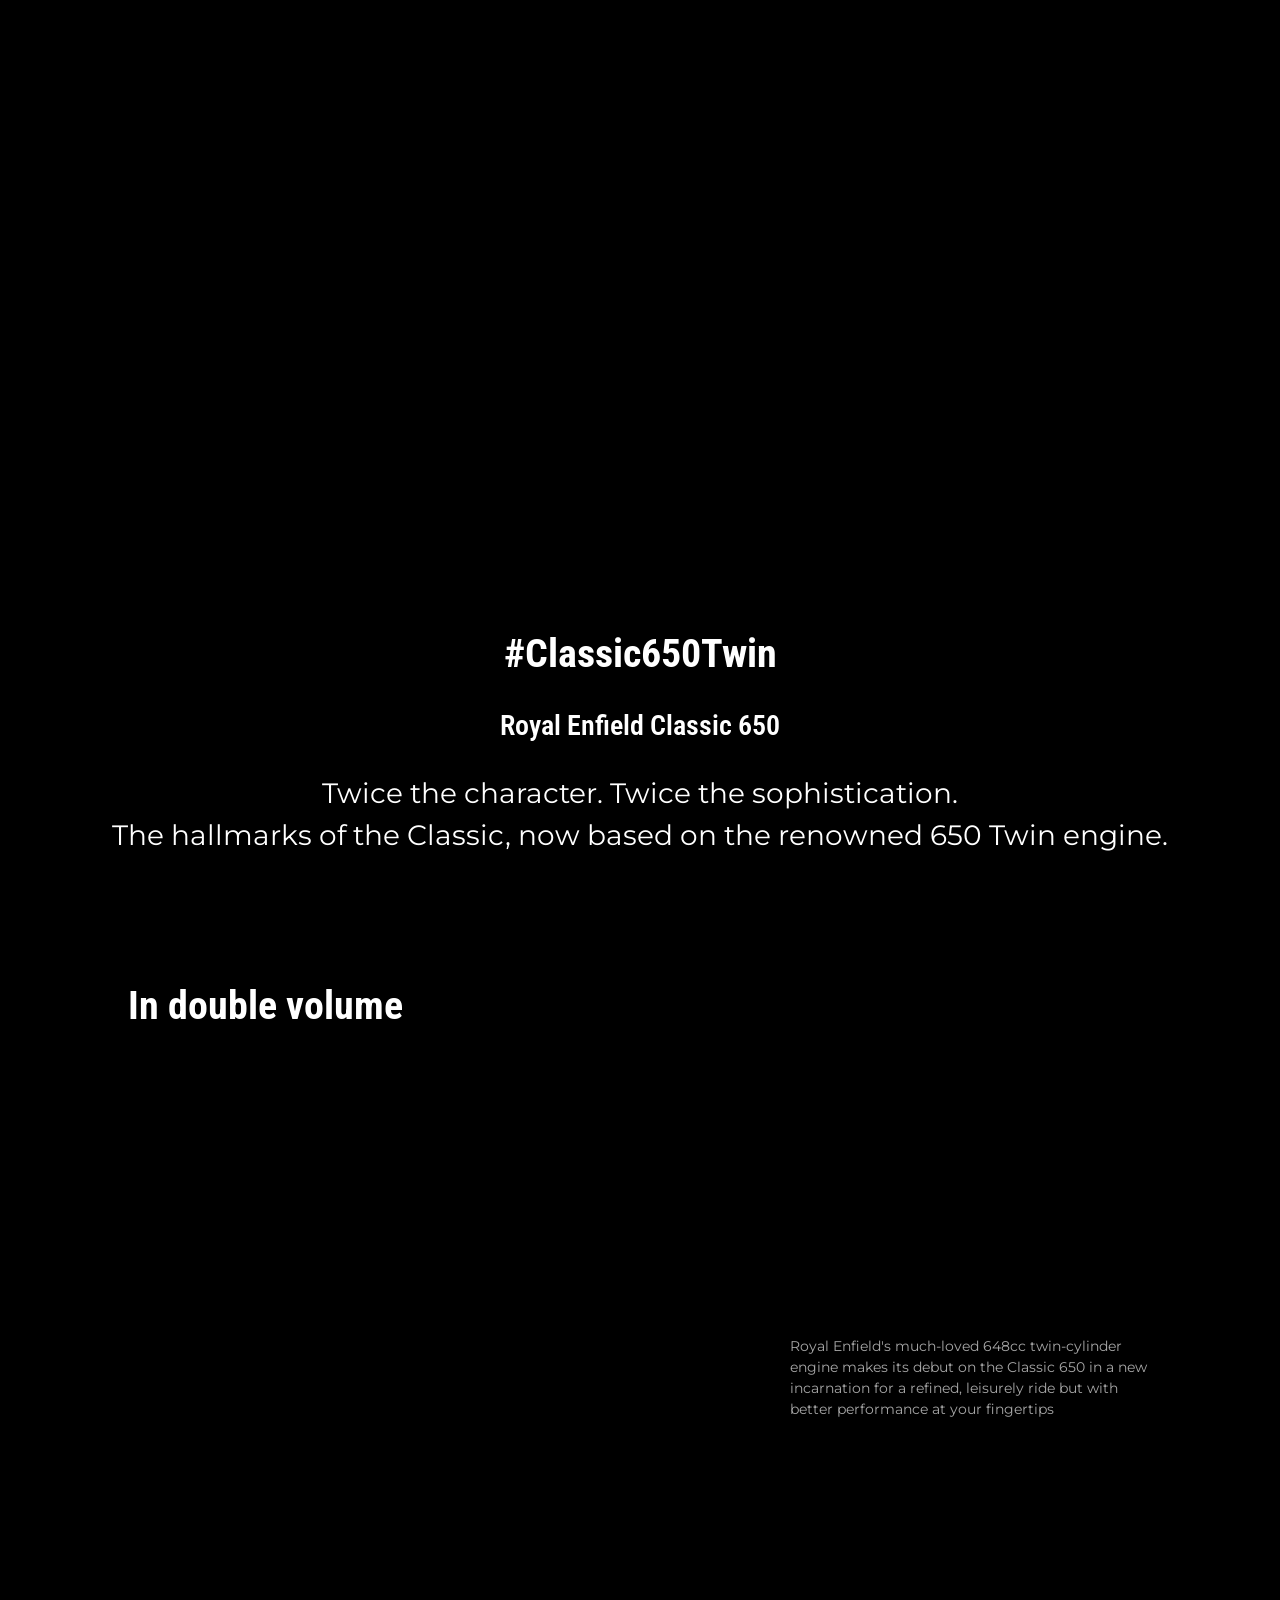
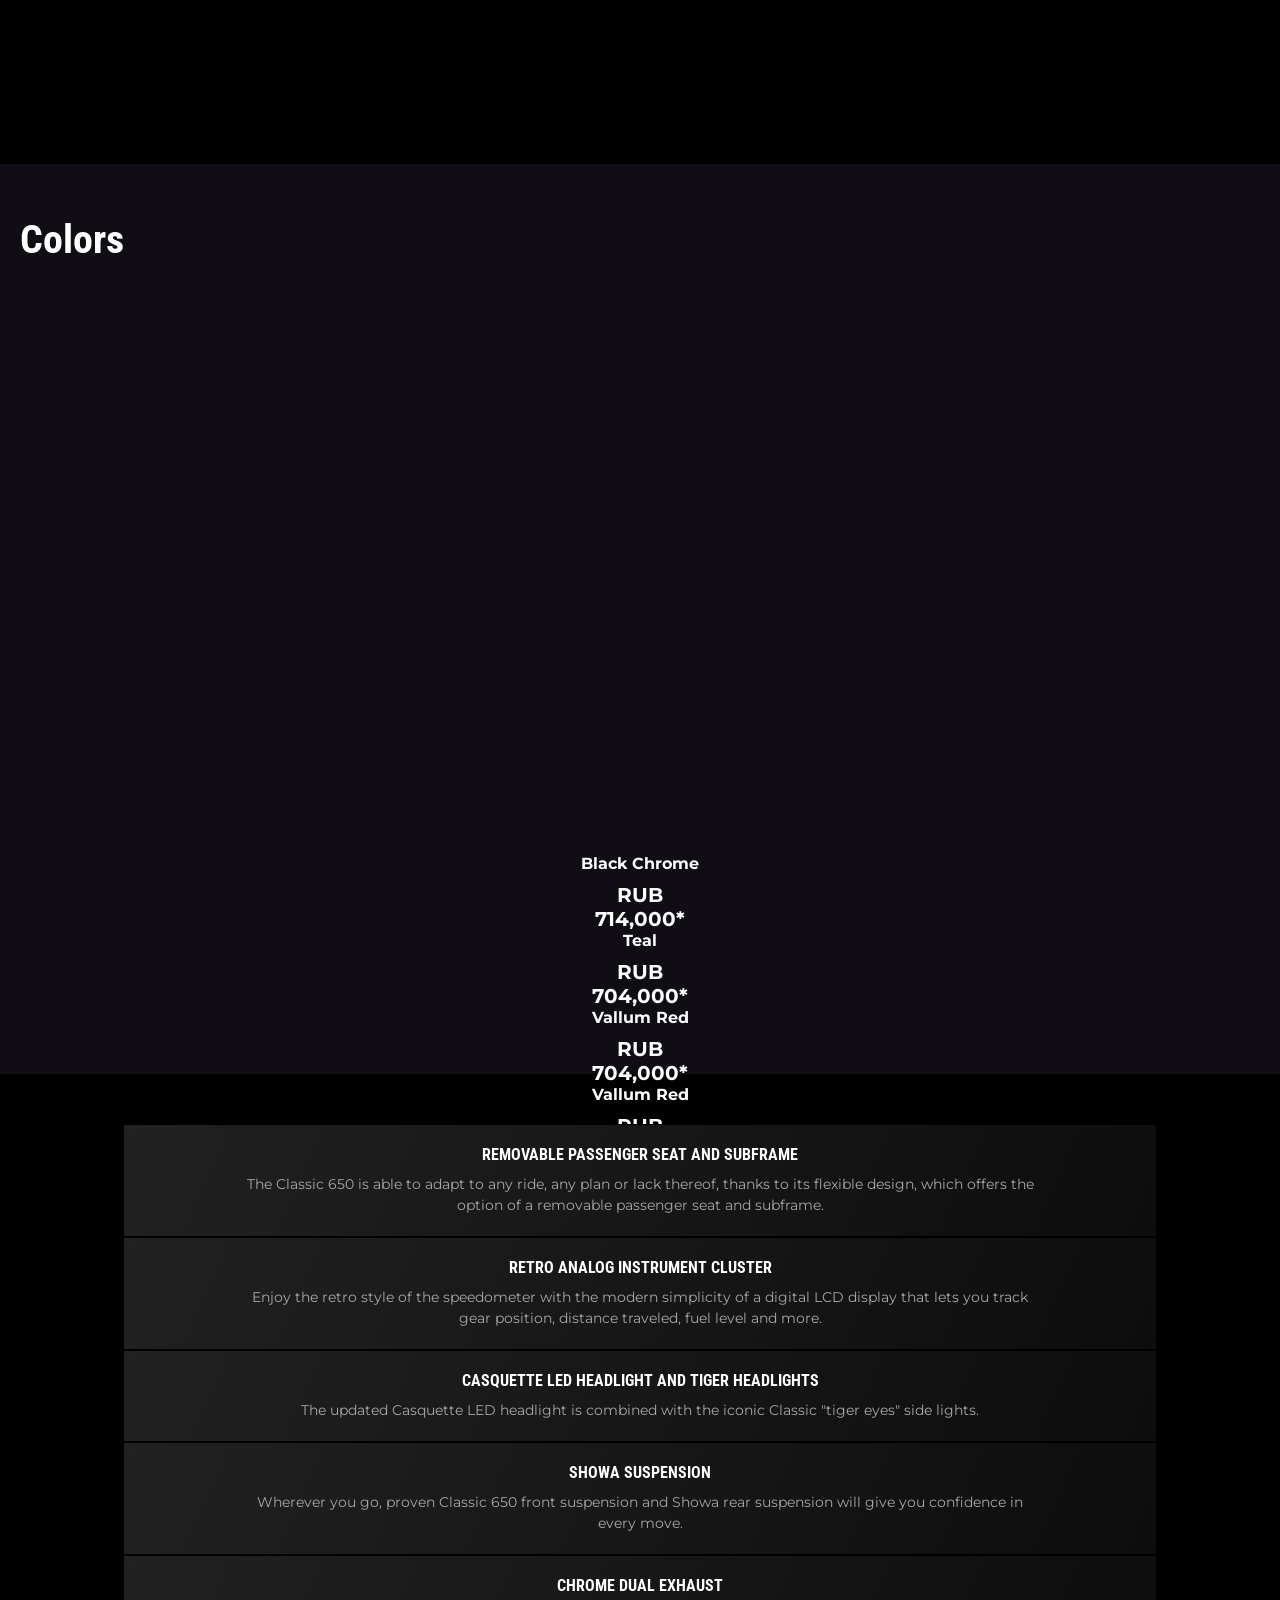
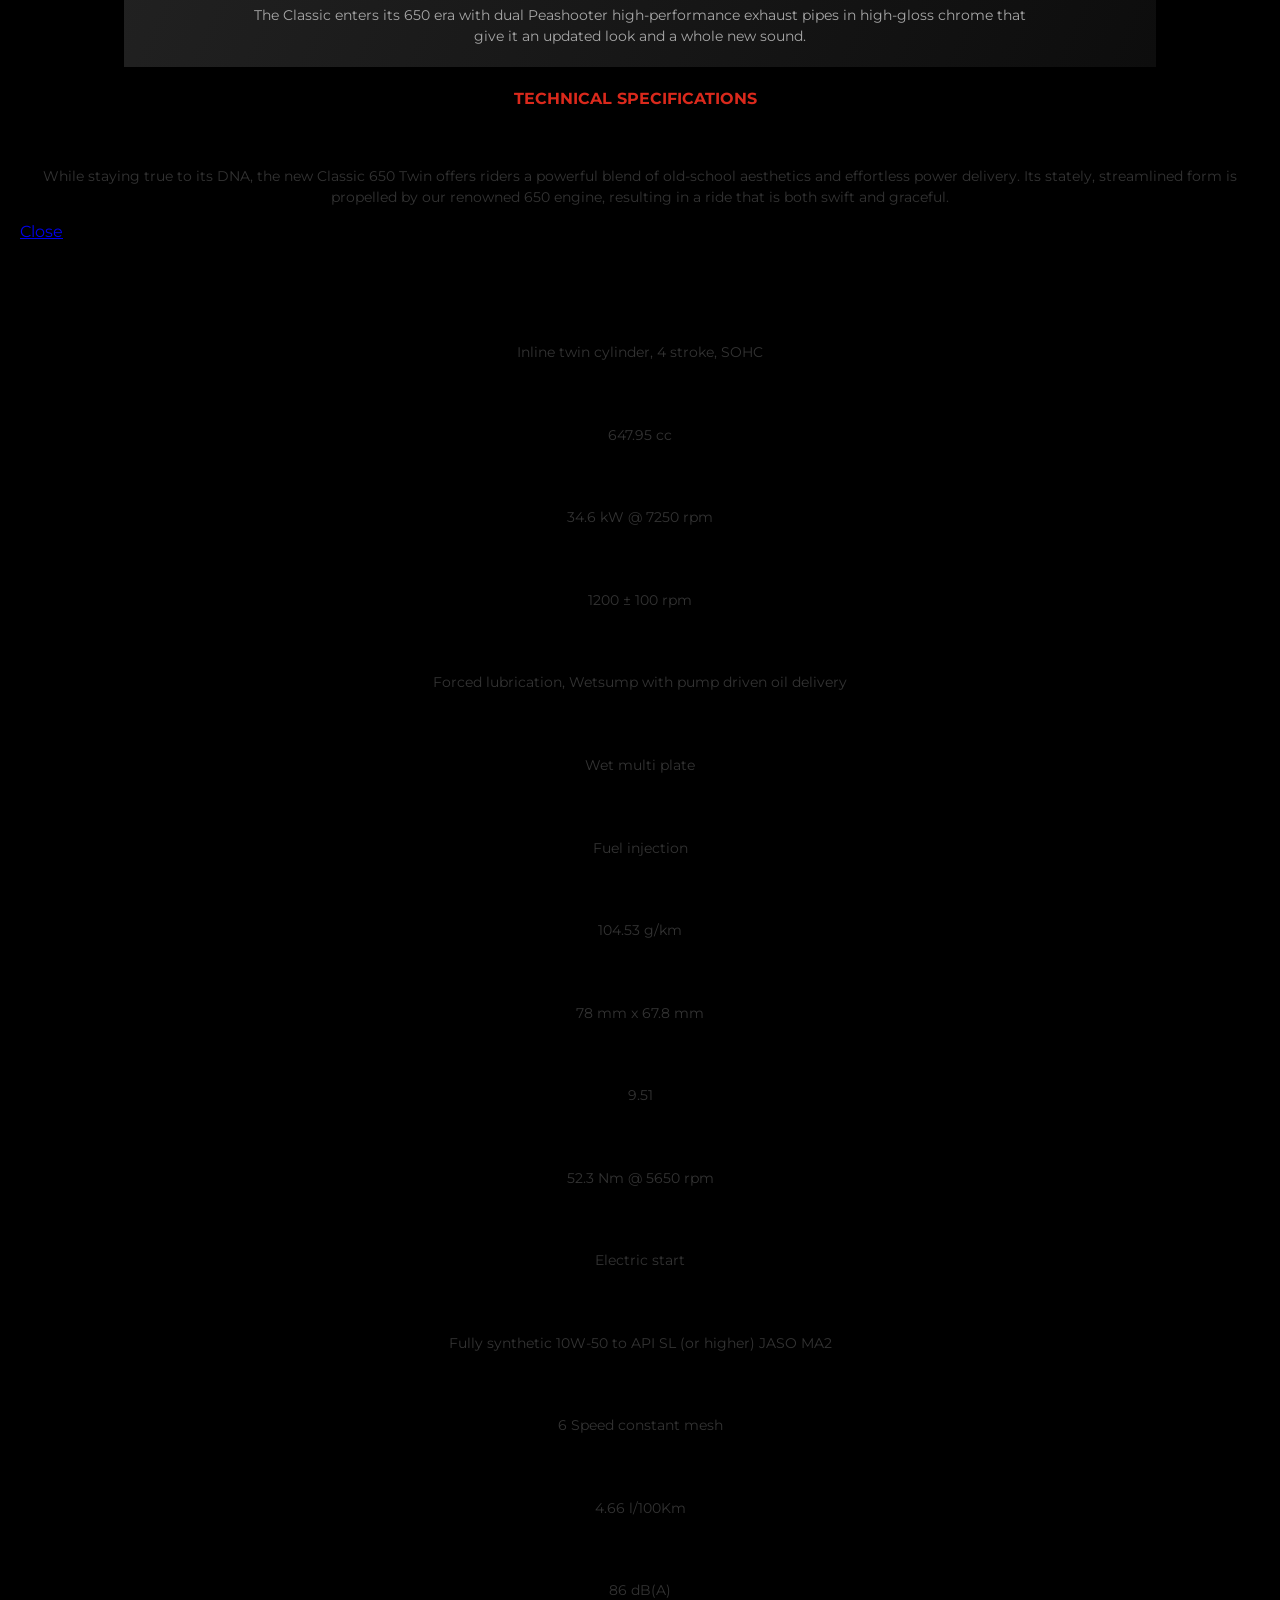
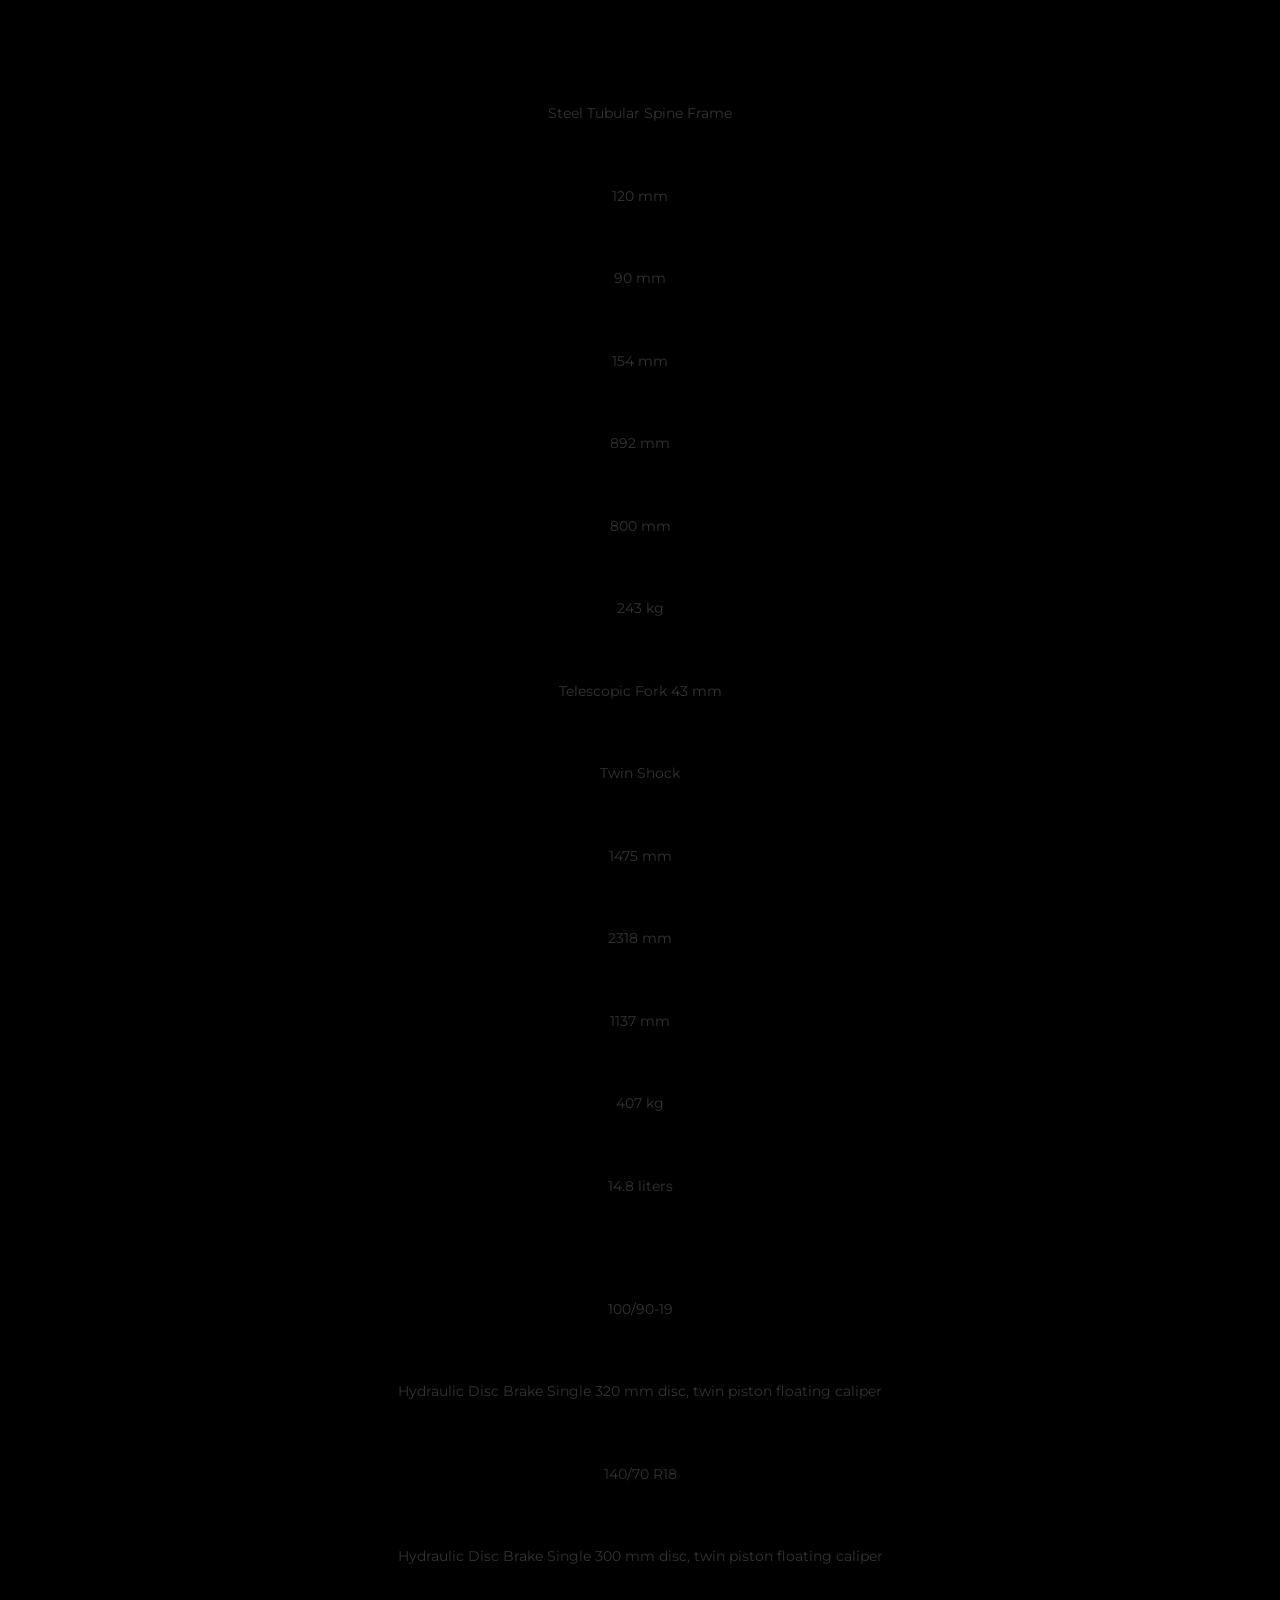
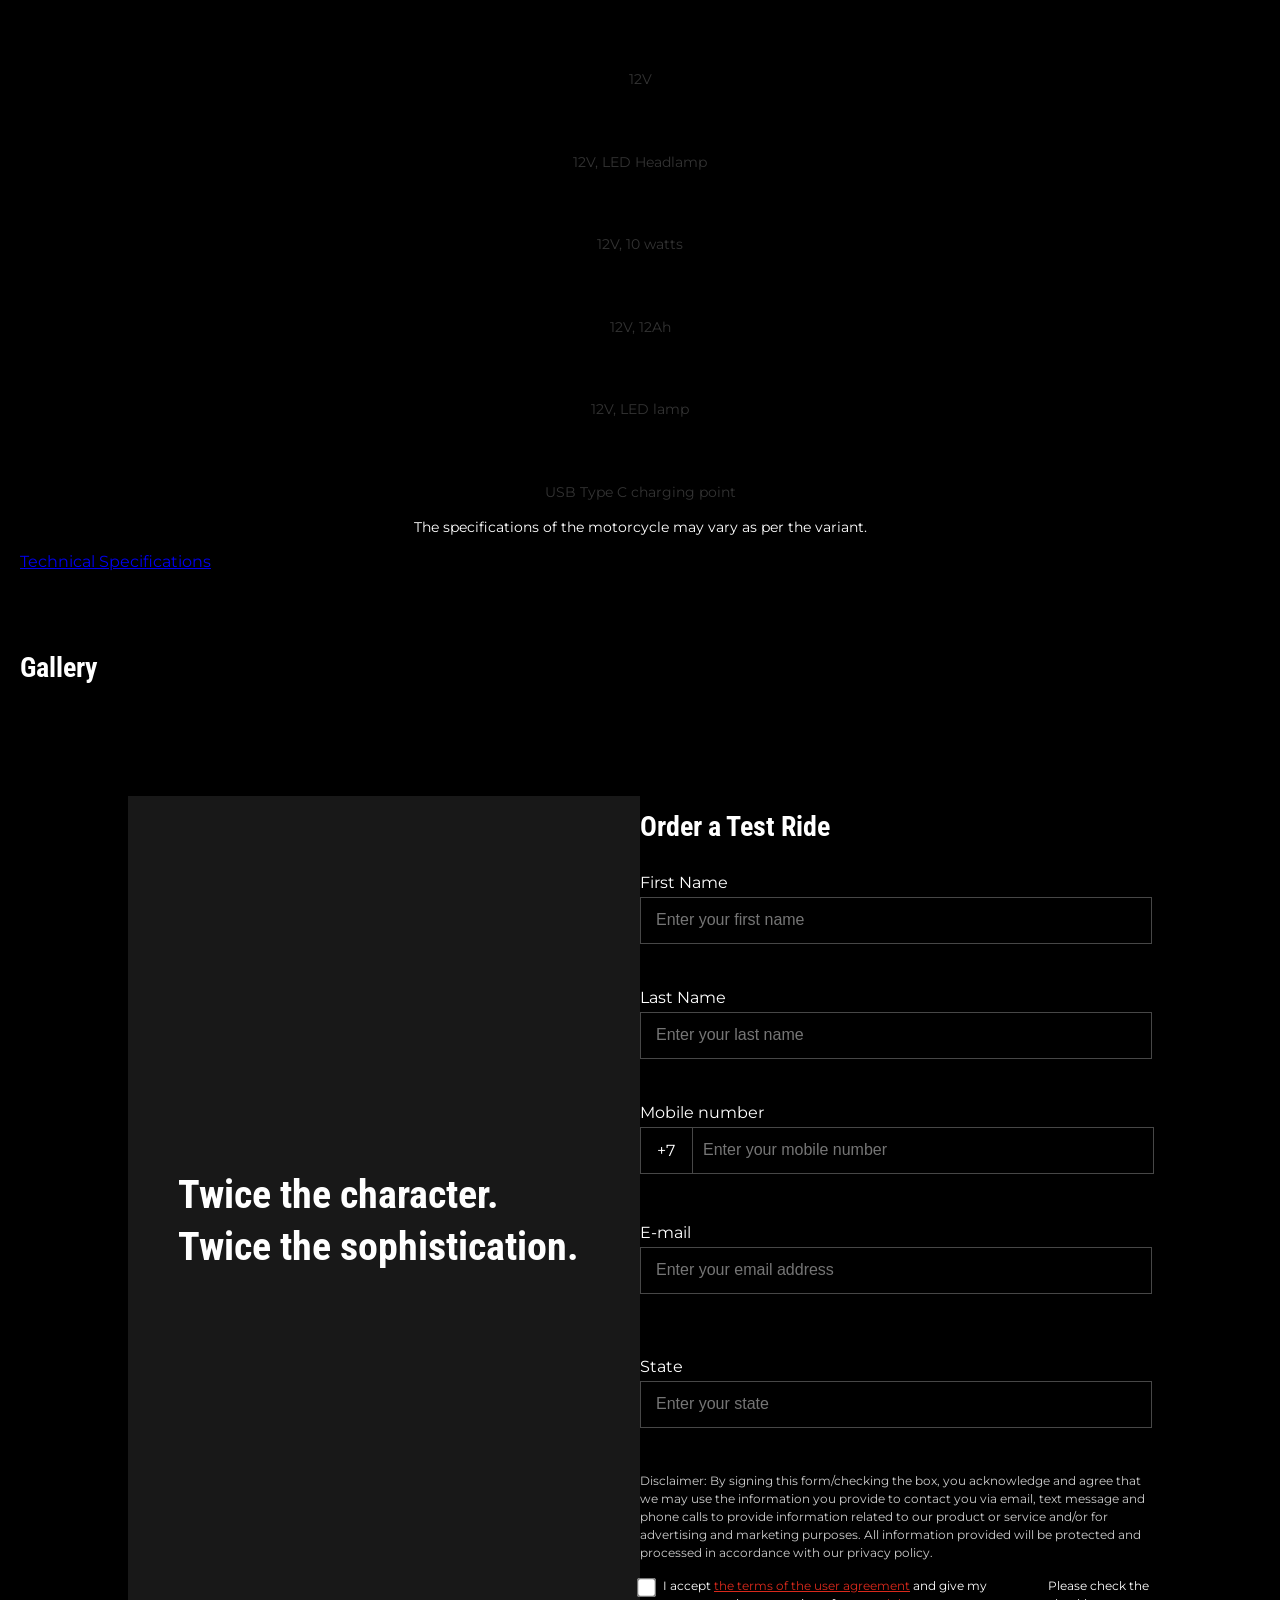
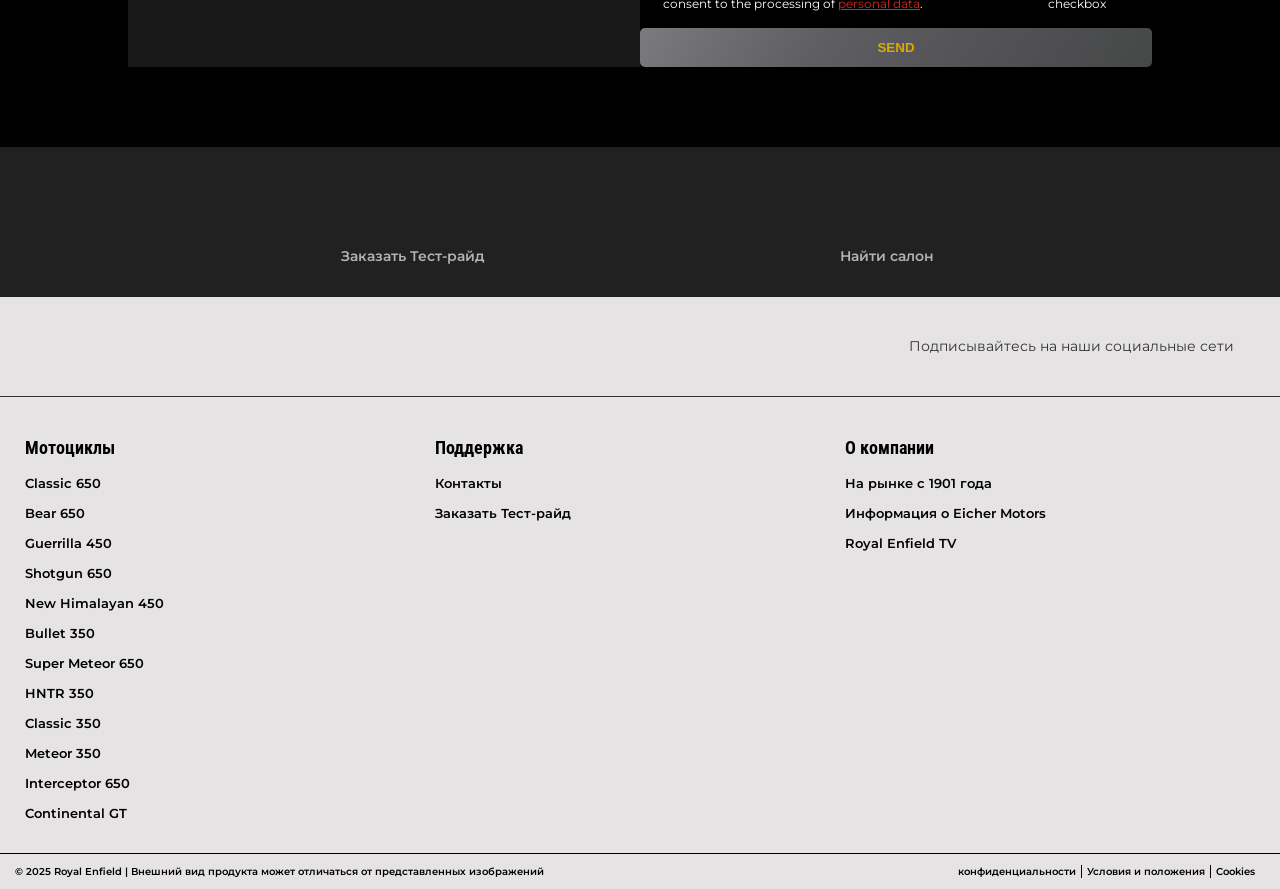
<file: index.html>
<!DOCTYPE html>
<html ⚡>
  <head>
    <meta charset="utf-8" />
    <title>
      Royal Enfield Classic 650 Motorcycle Price, Images &amp; Colors
    </title>
    <link rel="canonical" href="https://example.com/demo.html" />
    <meta
      name="viewport"
      content="width=device-width,minimum-scale=1,initial-scale=1"
    />
    <meta
      name="description"
      content="Royal Enfield Classic 650 motorcycle price . Explore Classic 650 specs, features, colours, images &amp; more. Book a free Test Ride now!"
    />
    <!-- Updated Tags -->
    <meta itemprop="name" />
    <meta itemprop="keywords" />
    <meta
      content="Royal Enfield Classic 650 motorcycle price. Explore Classic 650 specs, features, colours, images &amp; more. Book a free Test Ride now!"
      itemprop="description"
    />
    <meta
      content="/content/dam/royal-enfield/royal-enfield-logo.jpg"
      itemprop="image"
    />
    <meta
      content="Royal Enfield Classic 650 Motorcycle Price, Images &amp; Colors "
      itemprop="title"
    />

    <meta content="summary_large_image" name="twitter:card" />
    <meta content="https://www.royalenfield.com" name="twitter:site" />
    <meta
      content="Royal Enfield Classic 650 Motorcycle Price, Images &amp; Colors "
      name="twitter:title"
    />
    <meta
      content="Royal Enfield Classic 650 motorcycle price . Explore Classic 650 specs, features, colours, images &amp; more. Book a free Test Ride now!"
      name="twitter:seoDescription"
    />
    <meta
      content="https://www.royalenfield.com/content/dam/royal-enfield/royal-enfield-logo.jpg"
      name="twitter:image:src"
    />
    <meta property="og:site_name" />
    <meta content="website" property="og:type" />
    <meta
      content="Royal Enfield Classic 650 Motorcycle Price, Images &amp; Colors "
      property="og:title"
    />
    <meta content="https://www.royalenfield.com" property="og:url" />
    <meta
      content="https://www.royalenfield.com/content/dam/royal-enfield/royal-enfield-logo.jpg"
      property="og:image"
    />
    <meta
      content="Royal Enfield Classic 650 motorcycle price . Explore Classic 650 specs, features, colours, images &amp; more. Book a free Test Ride now!"
      property="og:description"
    />
    <link
      href="/images/favicon.png"
      rel="icon"
      sizes="16x16"
      type="image/png"
    />

    <!-- AMP scripts must be in head -->
    <script async src="https://cdn.ampproject.org/v0.js"></script>
    <script
      async
      custom-element="amp-carousel"
      src="https://cdn.ampproject.org/v0/amp-carousel-0.2.js"
    ></script>
    <script
      async
      custom-element="amp-sidebar"
      src="https://cdn.ampproject.org/v0/amp-sidebar-0.1.js"
    ></script>
    <script
      async
      custom-element="amp-lightbox"
      src="https://cdn.ampproject.org/v0/amp-lightbox-0.1.js"
    ></script>
    <script
      async
      custom-element="amp-form"
      src="https://cdn.ampproject.org/v0/amp-form-0.1.js"
    ></script>

    <link
      href="https://fonts.googleapis.com/css2?family=Roboto+Condensed:wght@300;400;700&display=swap"
      rel="stylesheet"
    />
    <link
      href="https://fonts.googleapis.com/css2?family=Montserrat:wght@100..900&display=swap"
      rel="stylesheet"
    />

    <!-- Rest of your head content remains the same -->
    <style amp-boilerplate>
      body {
        -webkit-animation: -amp-start 8s steps(1, end) 0s 1 normal both;
        -moz-animation: -amp-start 8s steps(1, end) 0s 1 normal both;
        -ms-animation: -amp-start 8s steps(1, end) 0s 1 normal both;
        animation: -amp-start 8s steps(1, end) 0s 1 normal both;
      }
      @-webkit-keyframes -amp-start {
        from {
          visibility: hidden;
        }
        to {
          visibility: visible;
        }
      }
      @-moz-keyframes -amp-start {
        from {
          visibility: hidden;
        }
        to {
          visibility: visible;
        }
      }
      @-ms-keyframes -amp-start {
        from {
          visibility: hidden;
        }
        to {
          visibility: visible;
        }
      }
      @-o-keyframes -amp-start {
        from {
          visibility: hidden;
        }
        to {
          visibility: visible;
        }
      }
      @keyframes -amp-start {
        from {
          visibility: hidden;
        }
        to {
          visibility: visible;
        }
      }
    </style>
    <noscript>
      <style amp-boilerplate>
        body {
          -webkit-animation: none;
          -moz-animation: none;
          -ms-animation: none;
          animation: none;
        }
      </style>
    </noscript>

    <!-- Rest of your head content -->
    <style amp-custom>
      body {
        margin: 0;
        padding: 0;
        font-family: "Montserrat", sans-serif;
      }

      .main-section {
        background-color: #000;
        margin: 0 auto;
      }

      h1,
      h2,
      h3 {
        font-family: "Roboto Condensed", sans-serif;
        margin: 0;
      }

      h1 {
        color: #0066cc;
        text-align: center;
      }

      h2 {
        color: #fff;
        font-size: 40px;
        line-height: 1.3;
      }

      @media (max-width: 768px) {
        h2 {
          font-size: 28px;
          line-height: 1.2;
        }
      }

      @media (min-width: 768px) and (max-width: 991px) {
        h2 {
          font-size: 38px;
          line-height: 1.2;
        }
      }

      p {
        font-size: 16px;
        color: #333;
        text-align: center;
        line-height: 1.5;
      }

      .amp-slider amp-carousel {
        border-radius: 8px;
        overflow: hidden;
        box-shadow: 0 2px 8px rgb(0 0 0 / 0.2);
      }

      .amp-slider .amp-first-image {
        min-width: 100%;
        max-height: 250px;
        display: block;
      }

      .amp-slider .amp-first-image img {
        display: block;
        object-fit: contain;
      }

      .amp-slider .slide-text {
        background: linear-gradient(114deg, rgb(33, 33, 33), rgb(13, 13, 13));
        background-image: linear-gradient(
            90deg,
            rgb(77, 77, 77),
            rgb(22, 22, 22)
          )
          1 / 1 / 0 stretch;
        border-style: solid;
        border-width: 1px;
        padding: 20px;
        position: relative;
        width: 60%;
        margin: auto;
        margin-top: 0px;
      }

      .amp-slider .slide-text p {
        color: #a7a7a7;
        text-align: center;
        max-width: 80%;
        margin: 10px auto 0;
      }

      .amp-slider .slide-text h3 {
        color: #fff;
        text-align: center;
        font-size: 16px;
        text-transform: uppercase;
      }

      @media (max-width: 768px) {
        .amp-slider .slide-text p {
          max-width: 100%;
          text-align: left;
        }

        .amp-slider .slide-text h3 {
          text-align: left;
        }
      }

      .amp-slider .amp-carousel-button {
        top: 0%;
        width: 34px;
        height: 34px;
        border-radius: 100px;
        margin: 0;
        background-color: #3c3c3c;
        border: 1px solid #575757;
      }

      .amp-slider .amp-carousel-button:focus {
        outline: none;
      }

      @media (min-width: 768px) {
        .amp-slider-item {
          display: flex;
          align-items: center;
          flex-direction: column;
          width: 100%;
          gap: 0 20px;
          height: auto;
        }

        p {
          font-size: 14px;
        }
        .amp-slider {
          padding: 50px 20px;
        }

        .amp-slider amp-carousel {
          max-height: 430px;
        }

        .amp-slider .slide-text {
          width: 80%;
          margin: 0 auto;
        }
      }

      @media (min-width: 1367px) {
        .amp-slider {
          padding: 30px 10%;
        }
      }

      header {
        background: #000;
        color: #fff;
        display: flex;
        align-items: center;
        justify-content: flex-end;
        position: fixed;
        top: 0;
        left: 0;
        right: 0;
        width: 100%;
        z-index: 9;
        margin: 0 auto;
        height: 73px;
      }

      @media (max-width: 768px) {
        header {
          height: 50px;
        }
        .amp-slider {
          padding: 30px 20px 0;
        }
        .amp-slider .amp-first-image {
          width: 100%;
          height: 250px;
        }

        .amp-slider .amp-first-image img {
          object-fit: contain;
        }

        .amp-slider .amp-carousel-button {
          margin-top: 300px;
          margin-inline: 0px;
        }

        .amp-slider amp-carousel {
          height: 580px;
          margin-bottom: 30px;
        }

        .amp-slider .slide-text {
          height: 100%;
        }
      }

      .logo {
        display: block;
        width: 100%;
        max-width: 100px;
        height: auto;
      }

      .logo amp-img {
        width: 100%;
        max-width: 250px;
        height: auto;
        display: block;
      }

      @media (max-width: 768px) {
        .logo amp-img {
          width: 100%;
          max-width: 150px;
          height: auto;
          display: block;
        }
      }

      .logo img {
        height: auto;
        min-height: auto;
        width: 100%;
        max-width: 200px;
        min-width: 200px;
      }

      @media (max-width: 768px) {
        .logo img {
          height: auto;
          min-height: auto;
          width: 100%;
          max-width: 100px;
          min-width: 100px;
        }
      }

      .fixed-nav {
        position: fixed;
        bottom: 6rem;
        left: 0;
        right: 0;
      }

      .fixed-nav a {
        display: block;
        border: 1px solid #fff;
        color: #fff;
        background-color: #000;
        text-align: center;
      }

      .fixed-nav a:last-child {
        background-color: #da291c;
        border-color: #da291c;
      }

      .amp-sidebar-mask {
        background-color: transparent;
      }

      .banner-wrapper {
        height: 100vh;
        position: relative;
        width: 100%;
        overflow: hidden;
      }

      .banner-image amp-img {
        object-fit: cover;
      }

      .banner-image {
        position: absolute;
        top: 0;
        left: 0;
        width: 100%;
        height: 100%;
      }

      .gradient-overlay {
        position: absolute;
        top: 0;
        left: 0;
        width: 100%;
        height: 100%;
        background: linear-gradient(0deg, #000 15%, transparent);
        z-index: 1;
      }

      .overlay-text {
        position: absolute;
        bottom: 0;
        left: 0;
        right: 0;
        color: #fff;
        font-size: 2rem;
        margin: 0 auto;
        text-align: center;
        padding: 1rem 3rem;
        z-index: 2;
      }

      .overlay-text h1 {
        font-size: 40px;
        line-height: 48px;
        margin: 0;
        padding-bottom: 30px;
        width: 100%;
        color: #fff;
      }

      .overlay-text h2 {
        font-size: 28px;
        font-weight: 600;
      }

      .overlay-text p {
        font-size: 28px;
        font-weight: 400;
        color: #fff;
      }

      @media (max-width: 768px) {
        .overlay-text p {
          font-size: 14px;
        }
        .overlay-text h1 {
          padding-bottom: 20px;
        }
      }

      .amp-engine {
        color: #fff;
        padding: 80px 10%;
        position: relative;
      }

      .amp-engine h2 {
        margin-bottom: 40px;
      }

      .engine-image {
        display: flex;
        align-items: center;
        gap: 50px;
      }

      .amp-engine p {
        color: #a6a6a6;
        text-align: left;
      }

      .amp-engine-img {
        max-width: 100%;
        min-width: 612px;
        height: 612px;
        margin: auto;
        position: relative;
      }
      .amp-engine-img img {
        width: 100%;
        height: 100%;
      }

      @media (max-width: 768px) {
        .engine-image {
          flex-direction: column;
        }

        .amp-engine-img {
          max-width: 100%;
          min-width: 300px;
          height: 300px;
          margin: auto;
          position: relative;
        }
        .amp-engine-img img {
          width: 300px;
          height: 300px;
        }

        .amp-engine p {
          padding: 0;
        }
      }

      footer {
        background-color: #e5e3e3;
        padding: 25px 0 0;
      }

      .footer-bottom {
        border-top: 1px solid #000;
        display: flex;
        align-items: center;
        justify-content: space-between;
        padding: 0 15px;
      }

      @media (max-width: 768px) {
        footer {
          flex-wrap: wrap;
          padding: 25px;
        }

        footer .footer-links {
          width: 100%;
        }
      }

      footer .footer-cols {
        display: grid;
        grid-template-columns: 1fr 1fr 1fr;
        justify-content: space-between;
        padding: 0 25px;
      }

      @media (max-width: 768px) {
        footer .footer-cols {
          grid-template-columns: 1fr;
          margin-bottom: 25px;
          padding: 0;
        }

        .footer-bottom {
          flex-direction: column;
          border: none;
          padding: 0;
          align-items: flex-start;
        }
      }

      footer h3 {
        font-size: 18px;
        margin: 0 0 10px;
      }

      footer .footer-links {
        margin-bottom: 25px;
      }

      footer .footer-links:last-child {
        margin-bottom: 0;
      }

      footer ul {
        list-style: none;
        padding: 0;
        margin: 0;
      }

      footer ul li {
        list-style-type: none;
      }

      footer ul li a {
        text-decoration: none;
        color: #000;
        font-size: 13px;
        font-weight: 400;
        font-weight: 600;
        padding: 7px 0;
        display: block;
      }

      footer ul li a:hover {
        color: #da291c;
      }

      .gallery-title {
        font-size: 28px;
        color: #fff;
        margin: 0 0 20px 0;
      }

      .gallery-main {
        padding: 80px 10%;
      }

      .gallery {
        display: grid;
        grid-template-columns: 1fr 1fr;
        gap: 16px;
      }

      .gallery .grid-image:nth-child(1) {
        grid-column: 1/3;
      }

      .gallery img {
        width: 100%;
      }

      .gallery.row {
        display: flex;
      }

      @media (max-width: 1366px) {
        .gallery-main {
          padding: 30px 20px;
        }

        .gallery.row {
          gap: 15px;
          margin-bottom: 8px;
        }
      }

      @media (min-width: 1367px) {
        .gallery {
          display: grid;
          grid-template-columns: repeat(4, 1fr);
          grid-template-rows: repeat(2, 300px);
        }
        .gallery .grid-image:nth-child(1) {
          grid-column: span 2;
          grid-row: span 1;
        }

        .gallery .grid-image:nth-child(2) {
          grid-column: 1;
          grid-row: 2;
        }

        .gallery .grid-image:nth-child(3) {
          grid-column: 2;
          grid-row: 2;
        }

        .gallery .grid-image:nth-child(4) {
          grid-column: 3;
          grid-row: 1/3;
        }

        .gallery .grid-image:nth-child(5) {
          grid-column: 4;
          grid-row: 1/3;
        }

        .gallery img {
          width: 100%;
          object-fit: cover;
          display: block;
        }
      }

      .gallery.row amp-img {
        width: 100%;
        flex: 1;
      }

      @media (min-width: 767px) {
        .gallery img {
          height: auto;
          margin: 8px;
        }

        .row-2,
        .row-3 {
          display: flex;
        }

        .secondary-footer a p {
          font-size: 16px;
        }
      }

      .secondary-footer {
        background: #212121;
        display: flex;
        gap: 20px;
        justify-content: space-evenly;
        padding: 20px;
        font-size: 16px;
      }

      .secondary-footer a {
        align-items: center;
        background: transparent;
        color: white;
        padding: 10px;
        text-decoration: none;
        font-weight: 600;
      }
      .secondary-footer a p {
        color: #b4b2b2;
        margin: 0;
        font-size: 14px;
      }

      .secondary-footer a .arrow-link amp-img img {
        filter: contrast(0) brightness(100%);
      }
      .secondary-footer a:hover p {
        color: #da291c;
      }

      .secondary-footer a:hover .arrow-link amp-img img {
        filter: none;
      }

      @media (min-width: 1367px) {
        .secondary-footer a .secondary-footer-icon amp-img {
          min-width: 70px;
          width: 70px;
          height: 69px;
        }
      }

      .secondary-footer a .secondary-footer-icon amp-img {
        margin: auto;
        object-fit: contain;
        width: 70px;
        height: 59px;
      }

      .secondary-footer a:last-child span amp-img {
        max-width: 60px;
      }

      .copyright {
        text-align: left;
        font-size: 10px;
        font-weight: 600;
        color: #000;
      }

      .foot-nav {
        display: flex;
      }

      .foot-nav a {
        font-size: 10px;
        text-decoration: none;
        color: #000;
        border-right: 1px solid #000;
        padding-right: 5px;
        margin-right: 5px;
        font-weight: 600;
      }

      .foot-nav a:last-child {
        border-right: none;
      }

      @media (max-width: 768px) {
        .secondary-footer a span amp-img {
          margin: auto;
          object-fit: contain;
          min-width: 60px;
          height: 70px;
          scale: 0.8;
        }

        .secondary-footer a {
          background: #f2f2f2;
          width: 50%;
        }

        .secondary-footer a p {
          color: #000;
        }
        .secondary-footer {
          background-color: white;
        }
        .foot-nav a {
          font-size: 8px;
        }
        .social {
          text-align: center;
          width: 100%;
          margin-bottom: 25px;
        }
      }

      .social {
        display: flex;
        align-items: center;
        justify-content: flex-end;
        border-bottom: 1px solid #333;
        margin-bottom: 40px;
        padding-bottom: 25px;
      }

      @media (min-width: 1366px) {
        .social {
          padding-right: 30px;
        }
      }

      @media (max-width: 768px) {
        .social {
          display: block;
          border-bottom: none;
          padding-bottom: 0;
        }
      }

      @media (max-width: 768px) {
        .social p {
          font-weight: 600;
          font-size: 12px;
          margin-bottom: 20px;
        }
      }

      .social p {
        margin-right: 10px;
      }

      .social .social-icons {
        display: flex;
        justify-self: center;
        gap: 10px;
        transition: all 0.3s ease-in-out;
      }

      .social .social-icons:hover {
        scale: 1.2;
      }

      .social .social-icons a {
        display: flex;
        align-items: center;
        width: 100%;
      }

      .social .social-icons amp-img {
        margin: 0 3px;
        width: 100%;
        min-width: 30px;
        height: auto;
      }

      .social .social-icons amp-img img {
        width: 100%;
        height: auto;
      }

      .color-carousel-title {
        font-size: 28px;
        color: #fff;
        padding: 50px 20px 0;
        margin-bottom: 0;
        margin-top: 0;
      }

      .color-carousel-desktop {
        display: flex;
        justify-content: space-between;
        align-items: center;
        position: relative;
        width: 100%;
      }

      .carousel-desktop-slide {
        height: 600px;
        width: 100%;
      }

      .carousel-desktop-thumb {
        width: 480px;
        margin-top: -20vh;
      }

      .carousel-desktop-thumb [horizontal="true"] {
        margin-top: -20%;
      }

      .carousel-desktop-thumb .thumb-image {
        width: 100%;
      }

      .carousel-desktop-thumb .thumb-button {
        margin: 0 10px;
      }

      .color-carousel-mobile {
        padding: 50px 0px;
        width: 100%;
        display: none;
      }

      @media (max-width: 768px) {
        .color-carousel-desktop {
          display: none;
        }
        .color-carousel-mobile {
          display: flex;
          flex-direction: column;
          padding: 30px 0 0;
        }
      }

      @media (min-width: 768px) {
        .color-carousel-mobile amp-img img {
          width: 100%;
          max-width: 100%;
          max-height: auto;
          object-fit: contain;
        }
      }
      .carousel-main {
        max-width: 400px;
        margin: 0 auto;
      }

      .slide-content {
        display: flex;
        flex-direction: column;
        align-items: center;
        height: 100%;
        justify-content: center;
      }

      .text-head {
        text-align: center;
      }

      @media (max-width: 768px) {
        .text-head {
          margin-top: 30px;
        }
      }

      .model-name {
        margin-top: 0px;
        font-size: 16px;
        font-weight: bold;
        color: #ffffff;
      }

      .model-number {
        margin-top: 10px;
        font-size: 20px;
        font-weight: bold;
        color: #ffffff;
      }

      .price-color {
        font-size: 20px;
        font-weight: bold;
        color: #ffffff;
        display: inline-block;
        padding-top: 20px;
      }

      .thumbs-carousel {
        margin: 1rem auto;
        width: 90%;
        background: transparent;
        position: relative;
      }

      .thumbs-carousel [horizontal="true"] {
        width: 78%;
        margin: 0 auto;
        margin-top: -100%;
      }

      .thumb-button {
        border: none;
        background: transparent;
        cursor: pointer;
        margin-inline-start: 0;
      }

      .thumb-button:focus {
        outline: 2px solid #007bff;
      }

      .thumb-button amp-img {
        border: none;
        max-width: 100%;
        height: 100%;
      }

      .thumb-button:hover amp-img {
        border-color: #007bff;
      }

      .thumbs-carousel .amp-carousel-button {
        border: 1px solid #575757;
        border-radius: 4px;
        width: 32px;
        height: 32px;
        margin: 0px;
        top: 6px;
      }

      .thumbs-carousel .amp-carousel-button:after {
        color: white;
        font-size: 20px;
      }

      .thumb-button:focus,
      .thumb-button:active {
        outline: none;
        box-shadow: none;
      }

      .thumbs-carousel .amp-carousel-button {
        border-radius: 4px;
      }

      .thumbs-carousel .amp-carousel-button:focus {
        outline: none;
      }

      .colors-section {
        background: #100e14;
        padding: 50px 10%;
      }

      .colors-section .amp-carousel-button {
        border-radius: 100px;
        margin: 0;
        background-color: #3c3c3c;
        border: 1px solid #575757;
        /* margin-top: -10px; */
      }

      .colors-section .amp-carousel-button:focus {
        outline: none;
      }

      @media (min-width: 1024px) and (max-width: 1366px) {
        .colors-section {
          padding: 50px 20px;
        }

        .color-carousel-desktop {
          flex-direction: column;
        }

        .carousel-desktop-thumb [horizontal="true"] {
          margin-top: 0%;
        }
        .carousel-desktop-thumb {
          width: 70%;
          margin: 0 auto;
        }
      }

      .tech-title {
        color: #da291c;
        text-align: center;
        font-size: 16px;
        cursor: pointer;
      }

      @media (max-width: 350px) {
        .tech-title {
          font-size: 13px;
        }
      }

      .tech-button {
        display: flex;
        align-items: center;
        padding: 0;
        margin: 0 auto;
        background: none;
        border: none;
      }

      .tech-button svg {
        scale: 0.8;
      }

      .no-controls .amp-carousel-button {
        display: none;
      }

      .form-section {
        padding: 30px 10% 80px;
        display: grid;
        grid-template-columns: 1fr 1fr;
      }

      @media (max-width: 768px) {
        .tech-button {
          margin-top: -20px;
        }
        .thumbs-carousel [horizontal="true"] {
          width: 78%;
          margin: 0 auto;
          margin-top: -100%;
        }

        .thumbs-carousel {
          width: 100%;
        }

        .thumb-image {
          width: 70px;
          height: 50px;
          overflow: hidden;
        }

        .colors-section {
          padding: 30px 20px;
        }
        .form-section {
          padding: 30px 0px 50px;
          display: grid;
          grid-template-columns: 1fr;
        }
      }

      @media (min-width: 768px) and (max-width: 991px) {
        .thumbs-carousel {
          width: 70%;
          margin-top: -13%;
        }
        .form-section {
          padding: 30px 20px 50px;
        }
      }

      .form-inside-section {
        background-color: rgb(40, 40, 40);
        padding: 20px 20px 40px;
        display: flex;
        flex-direction: column;
        gap: 15px;
      }

      form {
        display: flex;
        flex-direction: column;
        gap: 15px;
        font-family: "Montserrat", sans-serif;
      }

      input {
        background: transparent;
        border: 1px solid rgb(71, 71, 71);
        color: #fff;
        height: 45px;
        padding: 0 15px;
        margin-bottom: 10px;
        font-size: 16px;
        outline: none;
        box-shadow: none;
      }

      input::placeholder {
        color: #757575;
      }

      .checkbox {
        display: flex;
        align-items: flex-start;
        gap: 10px;
        font-size: 12px;
        line-height: 1.5;
        color: white;
        font-weight: normal;
      }

      .checkbox a {
        color: rgb(218, 41, 28);
      }

      .checkbox input {
        margin: 0;
        position: relative;
        top: 4px;
        transform: scale(1.5);
        accent-color: #ffc107;
        height: auto;
      }

      .submit-btn {
        background: linear-gradient(121deg, #7b7b7e, #5e5e63 35%, #464747);
        border: none;
        color: #daaa00;
        font-weight: bold;
        cursor: pointer;
        padding: 12px;
        border-radius: 5px;
        text-align: center;
      }

      .disclaimer {
        font-size: 12px;
        color: #ccc;
        line-height: 1.5;
      }

      .disclaimer a {
        color: #ffc107;
      }

      .form-head {
        color: white;
        font-size: 28px;
        line-height: 1.5;
      }

      .form-img-section {
        padding: 20px 50px;
        background-color: #181818;
        display: flex;
        align-items: center;
        justify-content: center;
      }

      .form-img-section h2 {
        margin-bottom: 20px;
      }

      .form-title {
        color: white;
        font-size: 28px;
        line-height: 1.5;
        margin: 10px 0;
      }

      .form-item {
        display: flex;
        flex-direction: column;
        position: relative;
      }

      .form-item label {
        color: white;
        margin-bottom: 5px;
      }

      .group-input {
        width: 100%;
        position: relative;
        overflow: hidden;
        border: 1px solid rgb(71, 71, 71);
        display: flex;
        align-items: center;
      }

      .group-input input {
        border: none;
        width: 100%;
        margin-bottom: 0;
        padding-left: 0px;
      }

      .group-input span {
        position: relative;
        color: white;
        top: 0px;
        left: 0px;
        width: 60px;
        text-align: center;
        bottom: 0;
        background-color: transparent;
        display: flex;
        align-items: center;
        justify-content: center;
        border-right: 1px solid rgb(71, 71, 71);
        margin-right: 10px;
        height: 100%;
      }

      .error {
        color: rgb(218, 41, 28);
        font-size: 12px;
        font-weight: 400;
        line-height: 1.5;
        position: absolute;
        bottom: -10px;
      }

      .banner-image-mobile {
        display: none;
        width: 100%;
      }
      .banner-image-desktop {
        display: block;
        width: 100%;
      }

      .mobile-icon {
        display: none;
      }

      .desktop-icon {
        display: block;
      }

      @media (max-width: 768px) {
        .group-input span {
          width: 50px;
        }
        .form-img-section {
          padding: 20px 20px;
        }

        .form-img-section h2 {
          margin-bottom: 20px;
        }

        .banner-image-mobile {
          display: block;
        }
        .banner-image-desktop {
          display: none;
        }
        .mobile-icon {
          display: block;
        }

        .desktop-icon {
          display: none;
        }
      }

      @media (min-width: 991px) {
        .banner-image-mobile {
          display: none;
        }

        .hide-on-desktop {
          display: flex;
        }

        .hide-on-mobile {
          display: none;
        }
      }

      .arrow-link {
        display: flex;
        align-items: center;
        justify-content: center;
        position: relative;
        gap: 0 5px;
        margin-top: 10px;
      }

      .arrow-link amp-img img {
        max-width: 10px;
        max-height: 10px;
      }

      @media (max-width: 768px) {
        .arrow-link amp-img {
          display: none;
        }
      }

      @media (min-width: 768px) and (max-width: 991px) {
        .slide-content {
          scale: 1.8;
          margin-top: -200px;
        }
        .model-name {
          margin-top: -40px;
        }
      }

      .download-pdf {
        background-color: transparent;
        color: white;
        width: fit-content;
        font-weight: bold;
        text-transform: uppercase;
        padding: 0 20px;
        display: flex;
        align-items: center;
        justify-content: center;
        text-decoration: none;
        margin: 0 auto;
        gap: 0 10px;
      }

      .download-section p {
        color: white;
      }

      .color-carousel-desktop [horizontal="true"] {
        -ms-overflow-style: none;
        scrollbar-width: none;
      }

      .color-carousel-desktop [horizontal="true"]::-webkit-scrollbar {
        display: none;
      }

      .slider-controls {
        position: relative;
        display: flex;
        justify-content: center;
        margin-top: 120px;
      }

      .carousel-desktop-text {
        position: absolute;
        height: 80px;
        padding: 0;
        left: 0;
        right: 0;
        bottom: 10vh;
      }
    </style>
  </head>

  <body>
    <div class="main-section">
      <header>
        <a href="https://www.royalenfield.com/ru/ru/home/" class="logo">
          <amp-img
            src="images/logo.avif"
            width="100"
            height="100"
            layout="fill"
            alt="Logo"
          ></amp-img>
        </a>
      </header>

      <section class="banner-wrapper">
        <div class="banner-image-mobile">
          <amp-img
            src="images/banner.avif"
            width="1920"
            height="695"
            layout="fill"
            class="banner-image"
            alt="mobile banner Image"
          ></amp-img>
        </div>
        <div class="banner-image-desktop">
          <amp-img
            src="images/banner-desktop.avif"
            width="1920"
            height="695"
            layout="fill"
            class="banner-image"
            alt="desktop banner Image"
          ></amp-img>
        </div>

        <div class="gradient-overlay"></div>
        <div class="overlay-text">
          <h1>#Classic650Twin</h1>
          <h2>Royal Enfield Classic 650</h2>
          <p>
            Twice the character. Twice the sophistication. <br />
            The hallmarks of the Classic, now based on the renowned 650 Twin
            engine.
          </p>
        </div>
      </section>

      <section class="amp-engine">
        <h2>In double volume</h2>

        <div class="engine-image">
          <div class="amp-engine-img">
            <amp-img
              src="images/engine.webp"
              width="612"
              height="612"
              layout="fill"
              alt="Royal Enfield"
            ></amp-img>
          </div>
          <p>
            Royal Enfield's much-loved 648cc twin-cylinder engine makes its
            debut on the Classic 650 in a new incarnation for a refined,
            leisurely ride but with better performance at your fingertips
          </p>
        </div>
      </section>

      <section class="colors-section">
        <h2>Colors</h2>

        <div class="color-carousel-mobile">
          <amp-carousel
            id="bikeCarousel"
            width="400"
            height="360"
            layout="responsive"
            type="slides"
            class="no-controls"
          >
            <!-- Slide 0 -->
            <div class="slide-content">
              <amp-img
                src="/images/black-chrome.png"
                width="300"
                height="300"
                layout="fixed"
                alt="Black Chrome"
              ></amp-img>

              <div class="text-head">
                <div class="model-name">Black Chrome</div>
                <div class="model-number">RUB 714,000*</div>
              </div>
            </div>

            <!-- Slide 1 -->
            <div class="slide-content">
              <amp-img
                src="/images/teal-bullet.png"
                width="300"
                height="300"
                layout="fixed"
                alt="Teal"
              ></amp-img>
              <div class="text-head">
                <div class="model-name">Teal</div>
                <div class="model-number">RUB 704,000*</div>
              </div>
            </div>

            <!-- Slide 2 -->
            <div class="slide-content">
              <amp-img
                src="/images/vallum-red-bullet.png"
                width="300"
                height="300"
                layout="fixed"
                alt="Vallum Red"
              ></amp-img>
              <div class="text-head">
                <div class="model-name">Vallum Red</div>
                <div class="model-number">RUB 704,000*</div>
              </div>
            </div>

            <!-- Slide 3 -->
            <div class="slide-content">
              <amp-img
                src="/images/brunting-thorpe-blue.png"
                width="300"
                height="300"
                layout="fixed"
                alt="Vallum Red"
              ></amp-img>
              <div class="text-head">
                <div class="model-name">Vallum Red</div>
                <div class="model-number">RUB 694,000*</div>
              </div>
            </div>
          </amp-carousel>

          <amp-carousel
            class="thumbs-carousel"
            height="60"
            width="60"
            layout="responsive"
            type="carousel"
            controls
            loop
          >
            <button
              on="tap:bikeCarousel.goToSlide(index=0)"
              class="thumb-button"
            >
              <div class="thumb-image">
                <amp-img
                  src="/images/black-crome-tank.png"
                  height="60"
                  width="60"
                  layout="fixed"
                  alt="Black Tank"
                ></amp-img>
              </div>
            </button>

            <button
              on="tap:bikeCarousel.goToSlide(index=1)"
              class="thumb-button"
            >
              <div class="thumb-image">
                <amp-img
                  src="/images/teal-tang.png"
                  width="92"
                  height="60"
                  layout="fixed"
                  alt="Teal Tank"
                ></amp-img>
              </div>
            </button>

            <button
              on="tap:bikeCarousel.goToSlide(index=2)"
              class="thumb-button"
            >
              <div class="thumb-image">
                <amp-img
                  src="/images/vallum-red-tank.png"
                  width="92"
                  height="60"
                  layout="fixed"
                  alt="Red Tank"
                ></amp-img>
              </div>
            </button>

            <button
              on="tap:bikeCarousel.goToSlide(index=3)"
              class="thumb-button"
            >
              <div class="thumb-image">
                <amp-img
                  src="/images/bruntingthorpe-blue-tank.png"
                  width="92"
                  height="60"
                  layout="fixed"
                  alt="Blue Tank"
                ></amp-img>
              </div>
            </button>
          </amp-carousel>
        </div>

        <div class="color-carousel-desktop">
          <amp-carousel
            id="bikeCarouselDesktop"
            width="600"
            height="400"
            layout="responsive"
            type="slides"
            class="carousel-desktop-slide no-controls"
          >
            <!-- Slide 0 -->
            <div class="slide-content">
              <amp-img
                src="/images/black-chrome.png"
                width="600"
                height="400"
                layout="fixed"
                alt="Black Chrome"
              ></amp-img>
            </div>

            <!-- Slide 1 -->
            <div class="slide-content">
              <amp-img
                src="/images/teal-bullet.png"
                width="600"
                height="400"
                layout="fixed"
                alt="Teal"
              ></amp-img>
            </div>

            <!-- Slide 2 -->
            <div class="slide-content">
              <amp-img
                src="/images/vallum-red-bullet.png"
                width="600"
                height="400"
                layout="fixed"
                alt="Vallum Red"
              ></amp-img>
            </div>

            <!-- Slide 3 -->
            <div class="slide-content">
              <amp-img
                src="/images/brunting-thorpe-blue.png"
                width="600"
                height="400"
                layout="fixed"
                alt="Vallum Red"
              ></amp-img>
            </div>
          </amp-carousel>

          <div class="slider-controls">
            <amp-carousel
              id="bikeCarouselContent"
              height="100"
              width="500"
              layout="fixed"
              type="slides"
              class="carousel-desktop-text no-controls"
            >
              <!-- Slide 0 -->
              <div class="text-head">
                <div class="model-name">Black Chrome</div>
                <div class="model-number">RUB 714,000*</div>
              </div>

              <!-- Slide 1 -->
              <div class="text-head">
                <div class="model-name">Teal</div>
                <div class="model-number">RUB 704,000*</div>
              </div>

              <!-- Slide 2 -->
              <div class="text-head">
                <div class="model-name">Vallum Red</div>
                <div class="model-number">RUB 704,000*</div>
              </div>

              <!-- Slide 3 -->
              <div class="text-head">
                <div class="model-name">Vallum Red</div>
                <div class="model-number">RUB 694,000*</div>
              </div>
            </amp-carousel>

            <!-- Controls -->
            <amp-carousel
              class="carousel-desktop-thumb"
              width="130"
              height="90"
              layout="responsive"
              type="carousel"
              controls
            >
              <button
                on="tap:bikeCarouselDesktop.goToSlide(index=0),bikeCarouselContent.goToSlide(index=0)"
                class="thumb-button"
              >
                <div class="thumb-image">
                  <amp-img
                    src="/images/black-crome-tank.png"
                    width="130"
                    height="90"
                    layout="fixed"
                    alt="Black Tank"
                  ></amp-img>
                </div>
              </button>

              <button
                on="tap:bikeCarouselDesktop.goToSlide(index=1),bikeCarouselContent.goToSlide(index=1)"
                class="thumb-button"
              >
                <div class="thumb-image">
                  <amp-img
                    src="/images/teal-tang.png"
                    width="130"
                    height="90"
                    layout="fixed"
                    alt="Teal Tank"
                  ></amp-img>
                </div>
              </button>

              <button
                on="tap:bikeCarouselDesktop.goToSlide(index=2),bikeCarouselContent.goToSlide(index=2)"
                class="thumb-button"
              >
                <div class="thumb-image">
                  <amp-img
                    src="/images/vallum-red-tank.png"
                    width="130"
                    height="90"
                    layout="fixed"
                    alt="Red Tank"
                  ></amp-img>
                </div>
              </button>

              <button
                on="tap:bikeCarouselDesktop.goToSlide(index=3),bikeCarouselContent.goToSlide(index=3)"
                class="thumb-button"
              >
                <div class="thumb-image">
                  <amp-img
                    src="/images/bruntingthorpe-blue-tank.png"
                    width="130"
                    height="90"
                    layout="fixed"
                    alt="Blue Tank"
                  ></amp-img>
                </div>
              </button>
            </amp-carousel>
          </div>
        </div>
      </section>

      <!-- AMP Carousel -->
      <section class="amp-slider">
        <amp-carousel
          width="600"
          height="600"
          layout="responsive"
          type="slides"
          autoplay
          delay="3000"
          loop
        >
          <div class="amp-slider-item">
            <amp-img
              src="images/parts/pillion-seat.webp"
              width="425"
              height="412"
              layout="fixed"
              alt="Slide 5"
              class="amp-first-image"
            ></amp-img>
            <div class="slide-text">
              <h3>REMOVABLE PASSENGER SEAT AND SUBFRAME</h3>
              <p>
                The Classic 650 is able to adapt to any ride, any plan or lack
                thereof, thanks to its flexible design, which offers the option
                of a removable passenger seat and subframe.
              </p>
            </div>
          </div>
          <div class="amp-slider-item">
            <amp-img
              src="images/parts/retro-analogue.avif"
              width="425"
              height="412"
              layout="fixed"
              alt="Slide 5"
              class="amp-first-image"
            ></amp-img>
            <div class="slide-text">
              <h3>Retro analog instrument cluster</h3>
              <p>
                Enjoy the retro style of the speedometer with the modern
                simplicity of a digital LCD display that lets you track gear
                position, distance traveled, fuel level and more.
              </p>
            </div>
          </div>
          <div class="amp-slider-item">
            <amp-img
              src="images/parts/led-casquette-lamp.avif"
              width="425"
              height="412"
              layout="fixed"
              alt="Slide 5"
              class="amp-first-image"
            ></amp-img>
            <div class="slide-text">
              <h3>Casquette LED headlight and Tiger headlights</h3>
              <p>
                The updated Casquette LED headlight is combined with the iconic
                Classic "tiger eyes" side lights.
              </p>
            </div>
          </div>
          <div class="amp-slider-item">
            <amp-img
              src="images/parts/suspension.avif"
              width="425"
              height="412"
              layout="fixed"
              alt="Slide 5"
              class="amp-first-image"
            ></amp-img>

            <div class="slide-text">
              <h3>Showa suspension</h3>
              <p>
                Wherever you go, proven Classic 650 front suspension and Showa
                rear suspension will give you confidence in every move.
              </p>
            </div>
          </div>
          <div class="amp-slider-item">
            <amp-img
              src="images/parts/polished-twin-exhaust.avif"
              width="425"
              height="412"
              layout="fixed"
              alt="Slide 5"
              class="amp-first-image"
            ></amp-img>

            <div class="slide-text">
              <h3>Chrome dual exhaust</h3>
              <p>
                The Classic enters its 650 era with dual Peashooter
                high-performance exhaust pipes in high-gloss chrome that give it
                an updated look and a whole new sound.
              </p>
            </div>
          </div>
        </amp-carousel>

        <a
          href="https://www.royalenfield.com/content/dam/open-pdf/royal-enfield-classic-650-technical-specification_ru.pdf"
          class="download-pdf"
          target="_blank"
        >
          <h4 class="tech-title">Technical specifications</h4>
          <amp-img
            src="images/download.svg"
            width="20"
            height="20"
            layout="fixed"
            alt="download pdf"
          ></amp-img>
        </a>

        <!-- AMP Modal (Lightbox) -->
        <amp-lightbox id="modal1" layout="nodisplay">
          <div class="modal-overflow"></div>
          <div class="modal-content">
            <div class="header-modal">
              <amp-img
                src="images/specifications.avif"
                width="800"
                height="300"
                layout="responsive"
                alt="Main image"
                class="modal-header-image"
              ></amp-img>

              <div class="modal-header-content">
                <h3>Classic 650 Twin Technical Specifications</h3>
                <p>
                  While staying true to its DNA, the new Classic 650 Twin offers
                  riders a powerful blend of old-school aesthetics and
                  effortless power delivery. Its stately, streamlined form is
                  propelled by our renowned 650 engine, resulting in a ride that
                  is both swift and graceful.
                </p>
              </div>

              <a href="#" class="close-btn" on="tap:modal1.close">Close</a>
            </div>

            <div class="modal-body">
              <div class="specs-section">
                <div class="image-section">
                  <amp-img
                    src="images/engine.png"
                    width="500"
                    height="500"
                    layout="fixed"
                    alt="Main image"
                    class="part-image"
                  ></amp-img>
                  <h4>ENGINE</h4>
                </div>
                <div class="grid-section">
                  <div class="specs-grid">
                    <div class="specs-item">
                      <h4>Engine Type</h4>
                      <p>Inline twin cylinder, 4 stroke, SOHC</p>
                    </div>
                    <div class="specs-item">
                      <h4>Displacement</h4>
                      <p>647.95 cc</p>
                    </div>

                    <div class="specs-item">
                      <h4>Max power</h4>
                      <p>34.6 kW @ 7250 rpm</p>
                    </div>

                    <div class="specs-item">
                      <h4>Idle RPM</h4>
                      <p>1200 ± 100 rpm</p>
                    </div>

                    <div class="specs-item">
                      <h4>Lubrication</h4>
                      <p>
                        Forced lubrication, Wetsump with pump driven oil
                        delivery
                      </p>
                    </div>

                    <div class="specs-item">
                      <h4>Clutch</h4>
                      <p>Wet multi plate</p>
                    </div>

                    <div class="specs-item">
                      <h4>Fuel Supply</h4>
                      <p>Fuel injection</p>
                    </div>

                    <div class="specs-item">
                      <h4>CO2 Declared value</h4>
                      <p>104.53 g/km</p>
                    </div>
                  </div>
                  <div class="specs-grid">
                    <div class="specs-item">
                      <h4>Bore x Stroke (in mm)</h4>
                      <p>78 mm x 67.8 mm</p>
                    </div>
                    <div class="specs-item">
                      <h4>Compression ratio</h4>
                      <p>9.51</p>
                    </div>

                    <div class="specs-item">
                      <h4>Max torque</h4>
                      <p>52.3 Nm @ 5650 rpm</p>
                    </div>

                    <div class="specs-item">
                      <h4>Starting system</h4>
                      <p>Electric start</p>
                    </div>

                    <div class="specs-item">
                      <h4>Engine Oil Grade</h4>
                      <p>
                        Fully synthetic 10W-50 to API SL (or higher) JASO MA2
                      </p>
                    </div>

                    <div class="specs-item">
                      <h4>Gear box</h4>
                      <p>6 Speed constant mesh</p>
                    </div>

                    <div class="specs-item">
                      <h4>Fuel consumption</h4>
                      <p>4.66 l/100Km</p>
                    </div>

                    <div class="specs-item">
                      <h4>Stationary</h4>
                      <p>86 dB(A)</p>
                    </div>
                  </div>
                </div>
              </div>

              <div class="specs-section">
                <div class="image-section">
                  <h4>CHASSIS & DIMENSIONS</h4>
                  <amp-img
                    src="images/chassis-and-dimensions.avif"
                    width="600"
                    height="400"
                    layout="fixed"
                    alt="Main image"
                    class="part-image"
                  ></amp-img>
                </div>
                <div class="grid-section">
                  <div class="specs-grid">
                    <div class="specs-item">
                      <h4>Frame</h4>
                      <p>Steel Tubular Spine Frame</p>
                    </div>
                    <div class="specs-item">
                      <h4>Front wheel travel</h4>
                      <p>120 mm</p>
                    </div>

                    <div class="specs-item">
                      <h4>Rear wheel travel</h4>
                      <p>90 mm</p>
                    </div>

                    <div class="specs-item">
                      <h4>Ground Clearance</h4>
                      <p>154 mm</p>
                    </div>

                    <div class="specs-item">
                      <h4>Width</h4>
                      <p>892 mm</p>
                    </div>

                    <div class="specs-item">
                      <h4>Seat Height</h4>
                      <p>800 mm</p>
                    </div>
                    <div class="specs-item">
                      <h4>Kerb Weight (90% Fuel + Oil)</h4>
                      <p>243 kg</p>
                    </div>
                  </div>
                  <div class="specs-grid">
                    <div class="specs-item">
                      <h4>Front Suspension</h4>
                      <p>Telescopic Fork 43 mm</p>
                    </div>
                    <div class="specs-item">
                      <h4>Rear Suspension</h4>
                      <p>Twin Shock</p>
                    </div>

                    <div class="specs-item">
                      <h4>Wheel Base</h4>
                      <p>1475 mm</p>
                    </div>

                    <div class="specs-item">
                      <h4>Length</h4>
                      <p>2318 mm</p>
                    </div>

                    <div class="specs-item">
                      <h4>Height</h4>
                      <p>1137 mm</p>
                    </div>

                    <div class="specs-item">
                      <h4>Max GVW</h4>
                      <p>407 kg</p>
                    </div>

                    <div class="specs-item">
                      <h4>Fuel Capacity</h4>
                      <p>14.8 liters</p>
                    </div>
                  </div>
                </div>
              </div>

              <div class="specs-section">
                <div class="image-section">
                  <amp-img
                    src="images/brakes-and-tyres.avif"
                    width="500"
                    height="500"
                    layout="fixed"
                    alt="Main image"
                    class="part-image"
                  ></amp-img>
                  <h4>Brakes & Tires</h4>
                </div>
                <div class="grid-section">
                  <div class="specs-grid">
                    <div class="specs-item">
                      <h4>Tires Front</h4>
                      <p>100/90-19</p>
                    </div>
                    <div class="specs-item">
                      <h4>Brakes Front</h4>
                      <p>
                        Hydraulic Disc Brake Single 320 mm disc, twin piston
                        floating caliper
                      </p>
                    </div>
                  </div>
                  <div class="specs-grid">
                    <div class="specs-item">
                      <h4>Rear tires</h4>
                      <p>140/70 R18</p>
                    </div>
                    <div class="specs-item">
                      <h4>Rear Brakes</h4>
                      <p>
                        Hydraulic Disc Brake Single 300 mm disc, twin piston
                        floating caliper
                      </p>
                    </div>
                  </div>
                </div>
              </div>

              <div class="specs-section">
                <div class="image-section">
                  <h4>ELECTRICALS</h4>
                  <amp-img
                    src="images/electricals.avif"
                    width="500"
                    height="500"
                    layout="fixed"
                    alt="Main image"
                    class="part-image"
                  ></amp-img>
                </div>
                <div class="grid-section">
                  <div class="specs-grid">
                    <div class="specs-item">
                      <h4>Electrical System</h4>
                      <p>12V</p>
                    </div>
                    <div class="specs-item">
                      <h4>Headlamp</h4>
                      <p>12V, LED Headlamp</p>
                    </div>

                    <div class="specs-item">
                      <h4>Turn Signal Lamp</h4>
                      <p>12V, 10 watts</p>
                    </div>
                  </div>
                  <div class="specs-grid">
                    <div class="specs-item">
                      <h4>Battery</h4>
                      <p>12V, 12Ah</p>
                    </div>
                    <div class="specs-item">
                      <h4>Tail Lamp</h4>
                      <p>12V, LED lamp</p>
                    </div>

                    <div class="specs-item">
                      <h4>Other Equipment</h4>
                      <p>USB Type C charging point</p>
                    </div>
                  </div>
                </div>
              </div>
            </div>

            <div class="download-section">
              <p>
                The specifications of the motorcycle may vary as per the
                variant.
              </p>
              <a
                href="https://www.royalenfield.com/content/dam/open-pdf/royal-enfield-classic-650-technical-specification_ru.pdf"
                class="download-button"
                target="_blank"
              >
                Technical Specifications
                <amp-img
                  src="images/download.svg"
                  width="20"
                  height="20"
                  layout="fixed"
                  alt="download-button"
                  class="amp-first-image"
                ></amp-img>
              </a>
            </div>
          </div>
        </amp-lightbox>
      </section>

      <section class="gallery-main">
        <h3 class="gallery-title">Gallery</h3>

        <!-- First full-width image -->
        <div class="gallery">
          <amp-img
            src="images/gallery-1.webp"
            width="800"
            height="300"
            layout="responsive"
            alt="Main image"
            class="grid-image"
          ></amp-img>

          <amp-img
            src="images/gallery-2.jpg"
            width="400"
            height="192"
            layout="responsive"
            alt="Image 2"
            class="grid-image"
          ></amp-img>
          <amp-img
            src="images/gallery-3.jpg"
            width="400"
            height="300"
            layout="responsive"
            alt="Image 3"
            class="grid-image"
          ></amp-img>

          <amp-img
            src="images/gallery-4.avif"
            width="400"
            height="300"
            layout="responsive"
            alt="Image 4"
            class="grid-image"
          ></amp-img>
          <amp-img
            src="images/gallery-5.avif"
            width="400"
            height="300"
            layout="responsive"
            alt="Image 5"
            class="grid-image"
          ></amp-img>
        </div>
      </section>

      <section class="form-section">
        <div class="form-img-section">
          <div>
            <h2>Twice the character. Twice the sophistication.</h2>
            <amp-img
              src="/content/dam/amp/book-a-test-ride-motorcycle.webp"
              width="360"
              height="282"
              layout="responsive"
              alt="bike"
            ></amp-img>
          </div>
        </div>

        <form method="post" 
          action-xhr="https://api-uat2.royalenfield.com/v3/core/bikes/book-test-ride" 
          target="_top"
          custom-validation-reporting="show-first-on-submit">
          <h3 class="form-title">Order a Test Ride</h3>

          <!-- <input type="hidden" name="clientId" value="abc"> -->
          <!-- <input type="hidden" name="dealerName" value="abc">
          <input type="hidden" name="dealerCode" value="abc"> -->
          <input type="hidden" name="modelCode" value="VAZM81SH">
          <!-- <input type="hidden" name="bikeModelName" value="abbc"> -->
          <!-- <input type="hidden" name="leadDynamics" value="abc"> -->
          <!-- <input type="hidden" name="cityName" value="abc"> -->
          <!-- <input type="hidden" name="bike" value="abc"> -->
          <!-- <input type="hidden" name="buyPlanDate" value="abc"> -->


          <input type="hidden" name="countryHeader" value="in">
          <input type="hidden" name="languageHeader" value="en">

          <div class="form-item">
            <label for="name">First Name</label>
            <input
              type="text"
              id="name"
              name="name"
              placeholder="Enter your first name"
              required
            />
            <span visible-when-invalid="valueMissing" validation-for="name">Please Enter your first Name</span>
          </div>

          <div class="form-item">
            <label for="surname">Last Name</label>
            <input
              type="text"
              id="surname"
              name="surname"
              placeholder="Enter your last name"
              required
            />
            <span visible-when-invalid="valueMissing" validation-for="surname">Please Enter your Surname Name</span>
          </div>

          <div class="form-item">
            <label for="phone">Mobile number</label>
            <div class="group-input">
              <span aria-hidden="true">+7</span>
              <input
                type="tel"
                id="phone"
                name="phone"
                placeholder="Enter your mobile number"
                required
                aria-label="Mobile number starting with country code +7"
              />
            </div>
          </div>
          <span visible-when-invalid="valueMissing" validation-for="phone">Please Enter your Phone Number</span>

          <div class="form-item">
            <label for="email">E-mail</label>
            <input
              type="email"
              id="email"
              name="email"
              placeholder="Enter your email address"
              required
            />
            <span visible-when-invalid="valueMissing" validation-for="email">Please Enter a correct email id</span>
            <span visible-when-invalid="typeMismatch" validation-for="email">Please Enter a correct email id</span>
          </div>
          <!-- 
          <div class="form-item">
            <label for="postal">Postal code</label>
            <input
              type="text"
              id="postal"
              name="postal"
              placeholder="Enter your postal code"
              required
            />
          </div> -->

          <div class="form-item">
            <label for="state">State</label>
            <input
              type="text"
              id="state"
              name="state"
              placeholder="Enter your state"
              required
            />
            <span visible-when-invalid="valueMissing" validation-for="state">Please Enter your State</span>
          </div>

          <div class="disclaimer">
            Disclaimer: By signing this form/checking the box, you acknowledge
            and agree that we may use the information you provide to contact you
            via email, text message and phone calls to provide information
            related to our product or service and/or for advertising and
            marketing purposes. All information provided will be protected and
            processed in accordance with our privacy policy.
          </div>

          <div class="checkbox">
            <input type="checkbox" id="consent" name="consent" required />
            <label for="consent">
              I accept
              <a
                href="https://www.royalenfield.com/ru/ru/legal/terms-and-conditions/"
                target="_blank"
                >the terms of the user agreement</a
              >
              and give my consent to the processing of
              <a
                href="https://www.royalenfield.com/ru/ru/legal/privacy-policy/"
                target="_blank"
                >personal data</a
              >.
            </label>
            <span visible-when-invalid="valueMissing" validation-for="consent">Please check the checkbox</span>
          </div>

          <button
            class="submit-btn"
            type="submit"
            aria-label="Submit form to order a test ride"
          >
            SEND
          </button>
        </form>
      </section>

      <section class="secondary-footer">
        <a
          href="https://www.royalenfield.com/ru/ru/forms/book-test-ride/"
          aria-label="Book a test ride with Royal Enfield"
        >
          <span class="secondary-footer-icon">
            <amp-img
              src="images/bike.png"
              width="69"
              height="40"
              layout="responsive"
              alt="bike"
              class="mobile-icon"
            ></amp-img>
            <amp-img
              src="images/test-ride.webp"
              width="44"
              height="44"
              layout="responsive"
              alt="bike"
              class="desktop-icon"
            ></amp-img>
          </span>

          <span class="arrow-link">
            <p>Заказать Тест-райд</p>
            <amp-img
              src="images/caret-right.svg"
              width="12"
              height="12"
              layout="fixed"
              alt="bike"
            ></amp-img>
          </span>
        </a>
        <a
          href="https://www.royalenfield.com/ru/ru/locate-us/dealers/"
          aria-label="Find a Royal Enfield dealership"
        >
          <span class="secondary-footer-icon">
            <amp-img
              src="images/map.png"
              width="46"
              height="44"
              layout="responsive"
              alt="map"
              class="mobile-icon"
            ></amp-img>
            <amp-img
              src="images/map-icon.webp"
              width="76"
              height="76"
              layout="responsive"
              alt="map"
              class="desktop-icon"
            ></amp-img>
          </span>
          <span class="arrow-link">
            <p>Найти салон</p>
            <amp-img
              src="images/caret-right.svg"
              width="12"
              height="12"
              layout="fixed"
              alt="bike"
            ></amp-img>
          </span>
        </a>
      </section>

      <footer>
        <div class="social">
          <p>Подписывайтесь на наши социальные сети</p>
          <div class="social-icons">
            <a
              href="https://www.facebook.com/RoyalEnfield/"
              target="_blank"
              aria-label="Visit Royal Enfield on Facebook"
            >
              <amp-img
                src="images/vk-black.webp"
                width="40"
                height="37"
                layout="responsive"
                alt="VK"
              ></amp-img>
            </a>
          </div>
        </div>
        <div class="footer-cols">
          <div class="footer-links">
            <h3>Мотоциклы</h3>
            <ul>
              <li>
                <a
                  href="https://www.royalenfield.com/ru/ru/motorcycles/classic-650/"
                  >Classic 650</a
                >
              </li>
              <li>
                <a
                  href="https://www.royalenfield.com//ru/ru/motorcycles/bear-650/"
                  >Bear 650</a
                >
              </li>
              <li>
                <a
                  href="https://www.royalenfield.com/ru/ru/motorcycles/guerrilla-450/"
                  >Guerrilla 450</a
                >
              </li>
              <li>
                <a
                  href="https://www.royalenfield.com/ru/ru/motorcycles/shotgun-650/"
                  >Shotgun 650</a
                >
              </li>
              <li>
                <a
                  href="https://www.royalenfield.com/ru/ru/motorcycles/new-himalayan/"
                  >New Himalayan 450</a
                >
              </li>
              <li>
                <a
                  href="https://www.royalenfield.com/ru/ru/motorcycles/bullet-350/"
                  >Bullet 350</a
                >
              </li>
              <li>
                <a
                  href="https://www.royalenfield.com/ru/ru/motorcycles/super-meteor-650/"
                  >Super Meteor 650</a
                >
              </li>
              <li>
                <a
                  href="https://www.royalenfield.com/ru/ru/motorcycles/hunter-350/"
                  >HNTR 350</a
                >
              </li>
              <li>
                <a
                  href="https://www.royalenfield.com/ru/ru/motorcycles/classic-350/"
                  >Classic 350</a
                >
              </li>
              <li>
                <a href="https://www.royalenfield.com/ru/ru/motorcycles/meteor/"
                  >Meteor 350</a
                >
              </li>
              <li>
                <a
                  href="https://www.royalenfield.com/ru/ru/motorcycles/interceptor/"
                  >Interceptor 650</a
                >
              </li>
              <li>
                <a
                  href="https://www.royalenfield.com/ru/ru/motorcycles/continental-gt/"
                  >Continental GT</a
                >
              </li>
            </ul>
          </div>
          <div class="footer-links">
            <h3>Поддержка</h3>
            <ul>
              <li>
                <a href="https://www.royalenfield.com/ru/ru/locate-us/dealers/"
                  >Контакты</a
                >
              </li>
              <li>
                <a
                  href="https://www.royalenfield.com/ru/ru/forms/book-test-ride/"
                  >Заказать Тест-райд</a
                >
              </li>
            </ul>
          </div>
          <div class="footer-links">
            <h3>О компании</h3>
            <ul>
              <li>
                <a
                  href="https://www.royalenfield.com/ru/ru/our-world/since-1901/"
                  >На рынке с 1901 года</a
                >
              </li>
              <li>
                <a href="https://www.eicher.in/">Информация о Eicher Motors</a>
              </li>
              <li>
                <a
                  href="https://tv.royalenfield.com/?_gl=1*1gf9tcn*_gcl_au*MTI4MDI3OTMyNy4xNzQ5MTA0NDE2*_ga*MTM5NjQyNDUzMS4xNzM0MzM0MTI3*_ga_7746PERT32*czE3NTAwNjI1NjEkbzEyJGcxJHQxNzUwMDYyNzA2JGo0NiRsMCRoMA.."
                  >Royal Enfield TV</a
                >
              </li>
            </ul>
          </div>
        </div>

        <div class="footer-bottom">
          <p class="copyright">
            © 2025 Royal Enfield | Внешний вид продукта может отличаться от
            представленных изображений
          </p>
          <div class="foot-nav">
            <a href="https://www.royalenfield.com/ru/ru/legal/privacy-policy/"
              >конфиденциальности</a
            >
            <a
              href="https://www.royalenfield.com/ru/ru/legal/terms-and-conditions/"
              >Условия и положения</a
            >
            <a href="https://www.royalenfield.com/ru/ru/legal/cookie-policy/"
              >Cookies</a
            >
          </div>
        </div>
      </footer>
    </div>
  </body>
</html>
</file>
